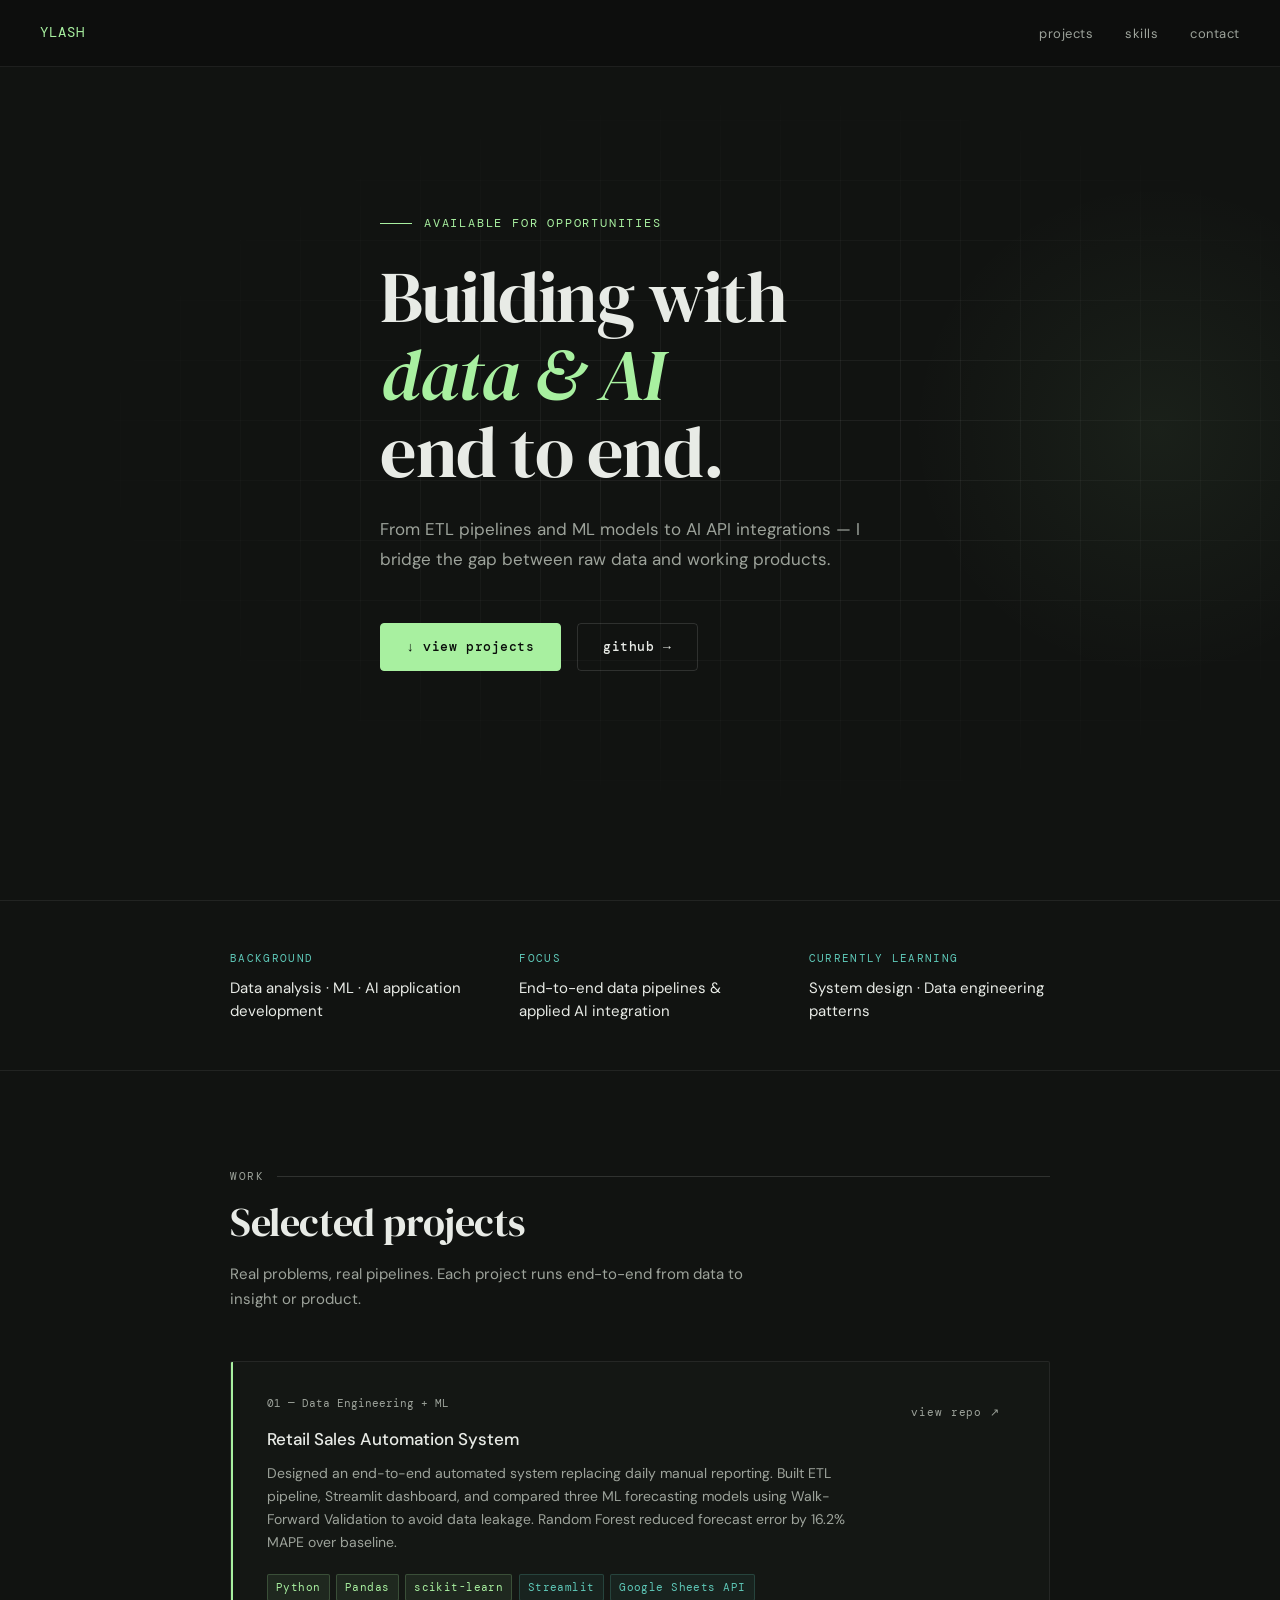
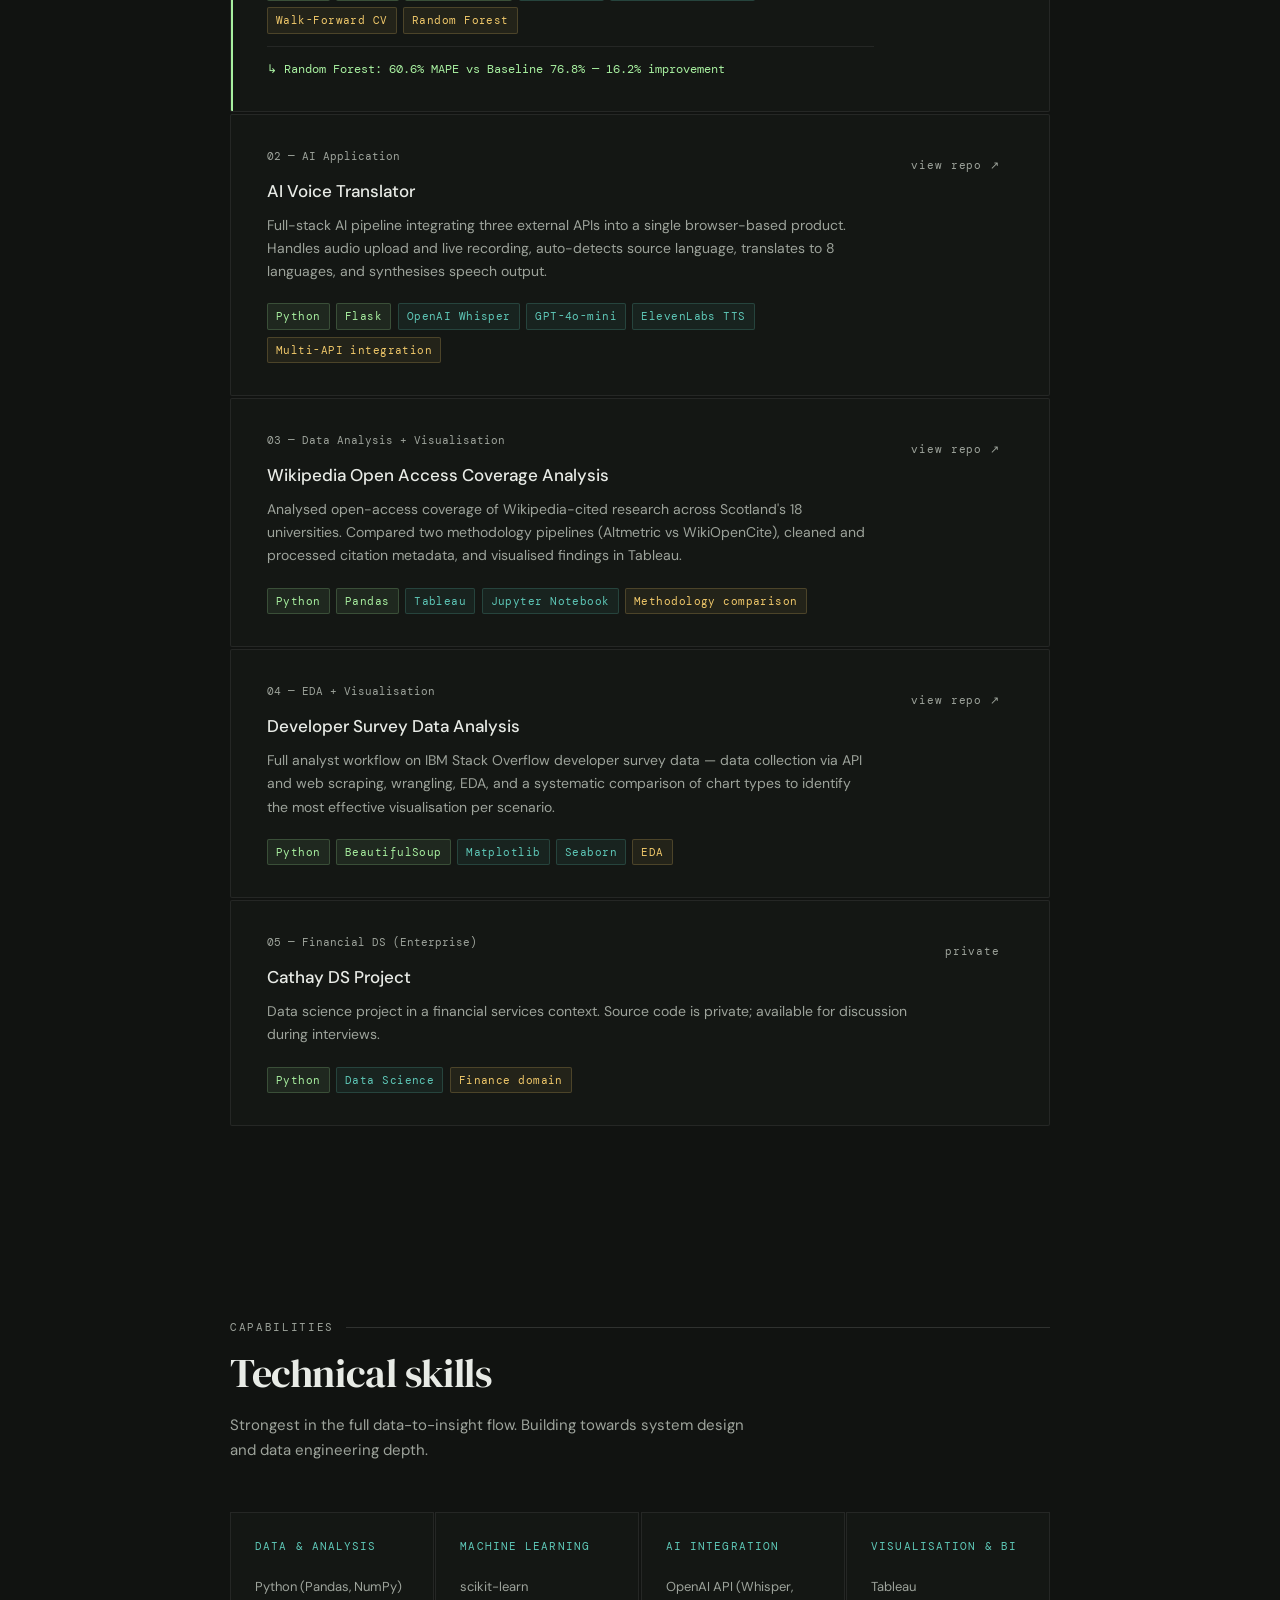
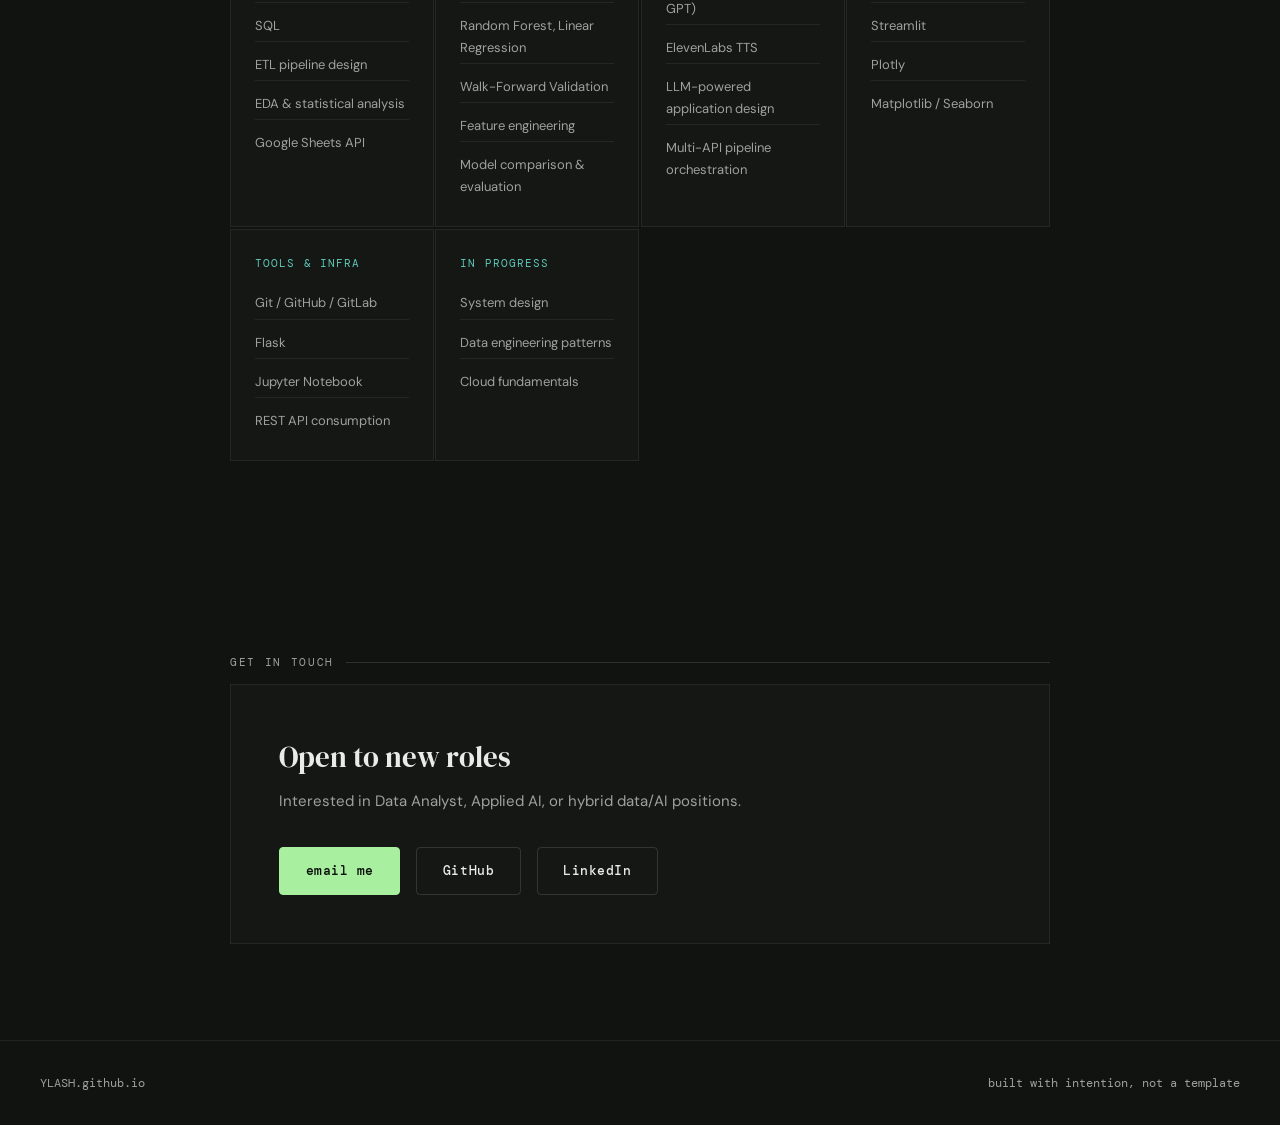
<file: index.html>
<!DOCTYPE html>
<html lang="en">
<head>
<meta charset="UTF-8">
<meta name="viewport" content="width=device-width, initial-scale=1.0">
<title>YLASH — AI & Data Portfolio</title>
<link rel="preconnect" href="https://fonts.googleapis.com">
<link href="https://fonts.googleapis.com/css2?family=DM+Serif+Display:ital@0;1&family=DM+Mono:wght@400;500&family=DM+Sans:wght@300;400;500&display=swap" rel="stylesheet">
<style>
  *, *::before, *::after { box-sizing: border-box; margin: 0; padding: 0; }

  :root {
    --bg: #111311;
    --bg2: #141714;
    --bg3: #1c201b;
    --line: rgba(255,255,255,0.07);
    --line2: rgba(255,255,255,0.13);
    --text: #e8ebe6;
    --muted:#9da39b;
    --accent: #a8f0a0;
    --accent2: #5ec8b8;
    --accent3: #f0c86a;
    --tag-bg: rgba(168,240,160,0.08);
    --tag-border: rgba(168,240,160,0.2);
  }

  html { scroll-behavior: smooth; }

  body {
    background: var(--bg);
    color: var(--text);
    font-family: 'DM Sans', sans-serif;
    font-weight:4400;
    line-height: 1.7;
    font-size: 16px;
    overflow-x: hidden;
  }

  /* --- NAV --- */
  nav {
    position: fixed; top: 0; left: 0; right: 0; z-index: 100;
    display: flex; align-items: center; justify-content: space-between;
    padding: 1.2rem 2.5rem;
    border-bottom: 0.5px solid var(--line);
    background: rgba(13,15,14,0.85);
    backdrop-filter: blur(12px);
  }
  .nav-logo {
    font-family: 'DM Mono', monospace;
    font-size: 14px;
    color: var(--accent);
    letter-spacing: 0.08em;
    text-decoration: none;
  }
  .nav-links { display: flex; gap: 2rem; list-style: none; }
  .nav-links a {
    font-size: 13px; color: var(--muted); text-decoration: none;
    letter-spacing: 0.04em; transition: color 0.2s;
  }
  .nav-links a:hover { color: var(--text); }

  /* --- SECTIONS --- */
  section { padding: 6rem 0; }
  .container { max-width: 900px; margin: 0 auto; padding: 0 2.5rem; }

  /* --- HERO --- */
  #hero {
    min-height: 100vh;
    display: flex; align-items: center;
    padding-top: 80px;
    position: relative;
    overflow: hidden;
  }
  .hero-grid-bg {
    position: absolute; inset: 0; z-index: 0;
    background-image:
      linear-gradient(var(--line) 1px, transparent 1px),
      linear-gradient(90deg, var(--line) 1px, transparent 1px);
    background-size: 60px 60px;
    mask-image: radial-gradient(ellipse 80% 60% at 60% 50%, black 0%, transparent 70%);
  }
  .hero-glow {
    position: absolute; top: 20%; right: -10%;
    width: 500px; height: 500px; border-radius: 50%;
    background: radial-gradient(circle, rgba(168,240,160,0.06) 0%, transparent 70%);
    pointer-events: none;
  }
  .hero-content { position: relative; z-index: 1; }
  .hero-eyebrow {
    font-family: 'DM Mono', monospace;
    font-size: 12px; color: var(--accent);
    letter-spacing: 0.15em; text-transform: uppercase;
    margin-bottom: 1.5rem;
    display: flex; align-items: center; gap: 0.75rem;
  }
  .hero-eyebrow::before {
    content: ''; display: block;
    width: 32px; height: 1px; background: var(--accent);
  }
  h1 {
    font-family: 'DM Serif Display', serif;
    font-size: clamp(2.8rem, 6vw, 4.5rem);
    line-height: 1.08;
    font-weight: 400;
    margin-bottom: 1.5rem;
    letter-spacing: -0.02em;
  }
  h1 em {
    font-style: italic; color: var(--accent);
  }
  .hero-sub {
    font-size: 17px; color: var(--muted);
    max-width: 520px; margin-bottom: 3rem;
    line-height: 1.75;
  }
  .hero-ctas { display: flex; gap: 1rem; flex-wrap: wrap; }
  .btn {
    display: inline-flex; align-items: center; gap: 0.5rem;
    padding: 0.75rem 1.6rem; border-radius: 4px;
    font-size: 13px; font-weight: 500; letter-spacing: 0.04em;
    text-decoration: none; transition: all 0.2s; cursor: pointer;
    font-family: 'DM Mono', monospace;
  }
  .btn-primary {
    background: var(--accent); color: #0a0e0a;
    border: 1px solid var(--accent);
  }
  .btn-primary:hover { background: #bff5b7; }
  .btn-ghost {
    background: transparent; color: var(--text);
    border: 0.5px solid var(--line2);
  }
  .btn-ghost:hover { border-color: var(--accent); color: var(--accent); }

  /* --- ABOUT STRIP --- */
  .about-strip {
    border-top: 0.5px solid var(--line);
    border-bottom: 0.5px solid var(--line);
    padding: 3rem 0;
  }
  .about-strip .container {
    display: grid; grid-template-columns: 1fr 1fr 1fr;
    gap: 3rem;
  }
  .about-item-label {
    font-family: 'DM Mono', monospace;
    font-size: 11px; color: var(--accent2);
    letter-spacing: 0.12em; text-transform: uppercase;
    margin-bottom: 0.6rem;
  }
  .about-item-val {
    font-size: 15px; color: var(--text);
    line-height: 1.5;
  }

  /* --- SECTION TITLES --- */
  .section-label {
    font-family: 'DM Mono', monospace;
    font-size: 11px; color: var(--muted);
    letter-spacing: 0.15em; text-transform: uppercase;
    margin-bottom: 0.75rem;
    display: flex; align-items: center; gap: 0.75rem;
  }
  .section-label::after {
    content: ''; flex: 1;
    height: 0.5px; background: var(--line2);
  }
  h2 {
    font-family: 'DM Serif Display', serif;
    font-size: clamp(1.8rem, 3.5vw, 2.5rem);
    font-weight: 400; line-height: 1.2;
    margin-bottom: 1rem;
    letter-spacing: -0.01em;
  }
  .section-intro {
    color: var(--muted); font-size: 15px; max-width: 520px;
    margin-bottom: 3rem;
  }

  /* --- PROJECTS --- */
  .project-grid { display: grid; gap: 1.5px; }
  .project-card {
    padding: 2.5rem 2.75rem;
    border-radius: 4px;
    background: var(--bg2);
    border: 0.5px solid var(--line);
    border-radius: 2px;
    padding: 2rem 2.25rem;
    display: grid;
    grid-template-columns: 1fr auto;
    gap: 1.5rem;
    transition: background 0.2s, border-color 0.2s;
    text-decoration: none; color: inherit;
    position: relative;
    overflow: hidden;
  }
  .project-card::before {
    content: ''; position: absolute;
    left: 0; top: 0; bottom: 0; width: 2px;
    background: transparent;
    transition: background 0.2s;
  }
  .project-card:hover { background: var(--bg3); border-color: var(--line2); }
  .project-card:hover::before { background: var(--accent); }
  .project-card.featured::before { background: var(--accent); }
  .project-number {
    font-family: 'DM Mono', monospace;
    font-size: 11px; color: var(--muted);
    margin-bottom: 0.75rem;
  }
  .project-title {
    font-size: 17px; font-weight: 500;
    margin-bottom: 0.5rem; color: var(--text);
  }
  .project-desc {
    font-size: 14px; color: var(--muted);
    line-height: 1.65; margin-bottom: 1.25rem;
  }
  .project-tags { display: flex; flex-wrap: wrap; gap: 0.4rem; }
  .tag {
    font-family: 'DM Mono', monospace;
    font-size: 11px; padding: 3px 8px; border-radius: 2px;
    background: var(--tag-bg); border: 0.5px solid var(--tag-border);
    color: var(--accent); letter-spacing: 0.04em;
  }
  .tag.blue {
    background: rgba(94,200,184,0.07);
    border-color: rgba(94,200,184,0.2);
    color: var(--accent2);
  }
  .tag.amber {
    background: rgba(240,200,106,0.07);
    border-color: rgba(240,200,106,0.2);
    color: var(--accent3);
  }
  .project-link {
    font-family: 'DM Mono', monospace;
    font-size: 11px; color: var(--muted);
    text-decoration: none; letter-spacing: 0.08em;
    display: flex; align-items: center; gap: 0.4rem;
    white-space: nowrap; align-self: start;
    padding: 0.5rem 0.75rem;
    border: 0.5px solid transparent;
    border-radius: 2px;
    transition: all 0.2s;
  }
  .project-link:hover {
    color: var(--accent); border-color: var(--tag-border);
    background: var(--tag-bg);
  }
  .project-highlight {
    font-family: 'DM Mono', monospace;
    font-size: 12px; color: var(--accent);
    margin-top: 0.75rem;
    padding-top: 0.75rem;
    border-top: 0.5px solid var(--line);
  }

  /* --- SKILLS --- */
  .skills-grid {
    display: grid;
    grid-template-columns: repeat(auto-fit, minmax(200px, 1fr));
    gap: 1.5px;
  }
  .skill-group {
    background: var(--bg2);
    border: 0.5px solid var(--line);
    padding: 1.5rem;
  }
  .skill-group-title {
    font-family: 'DM Mono', monospace;
    font-size: 11px; color: var(--accent2);
    letter-spacing: 0.1em; text-transform: uppercase;
    margin-bottom: 1rem;
  }
  .skill-list {
    list-style: none; display: flex; flex-wrap: wrap; gap: 0.5rem;
  }
  .skill-list li {
    font-size: 13px; color: var(--muted);
    padding: 4px 0;
    border-bottom: 0.5px solid var(--line);
    width: 100%;
  }
  .skill-list li:last-child { border-bottom: none; }

  /* --- CONTACT --- */
  .contact-block {
    background: var(--bg2);
    border: 0.5px solid var(--line);
    padding: 3rem;
    display: flex; align-items: center;
    justify-content: space-between;
    gap: 2rem; flex-wrap: wrap;
  }
  .contact-text h3 {
    font-family: 'DM Serif Display', serif;
    font-size: 1.8rem; font-weight: 400; margin-bottom: 0.5rem;
  }
  .contact-text p { color: var(--muted); font-size: 15px; }
  .contact-links { display: flex; gap: 1rem; }

  /* --- FOOTER --- */
  footer {
    border-top: 0.5px solid var(--line);
    padding: 2rem 2.5rem;
    display: flex; align-items: center; justify-content: space-between;
  }
  .footer-left {
    font-family: 'DM Mono', monospace;
    font-size: 12px; color: var(--muted);
  }
  .footer-right {
    font-family: 'DM Mono', monospace;
    font-size: 12px; color: var(--muted);
  }

  /* --- ANIMATIONS --- */
  @keyframes fadeUp {
    from { opacity: 0; transform: translateY(24px); }
    to { opacity: 1; transform: translateY(0); }
  }
  .fade-up { animation: fadeUp 0.7s ease forwards; }
  .fade-up-1 { animation-delay: 0.1s; opacity: 0; }
  .fade-up-2 { animation-delay: 0.25s; opacity: 0; }
  .fade-up-3 { animation-delay: 0.4s; opacity: 0; }
  .fade-up-4 { animation-delay: 0.55s; opacity: 0; }

  @media (max-width: 640px) {
    nav { padding: 1rem 1.5rem; }
    .nav-links { display: none; }
    .container { padding: 0 1.5rem; }
    .about-strip .container { grid-template-columns: 1fr; gap: 2rem; }
    .project-card { grid-template-columns: 1fr; }
    .contact-block { flex-direction: column; }
    footer { flex-direction: column; gap: 0.5rem; text-align: center; }
  }
</style>
</head>
<body>

<nav>
  <a class="nav-logo" href="#">YLASH</a>
  <ul class="nav-links">
    <li><a href="#projects">projects</a></li>
    <li><a href="#skills">skills</a></li>
    <li><a href="#contact">contact</a></li>
  </ul>
</nav>

<!-- HERO -->
<section id="hero">
  <div class="hero-grid-bg"></div>
  <div class="hero-glow"></div>
  <div class="container hero-content">
    <p class="hero-eyebrow fade-up fade-up-1">available for opportunities</p>
    <h1 class="fade-up fade-up-2">
      Building with<br><em>data & AI</em><br>end to end.
    </h1>
    <p class="hero-sub fade-up fade-up-3">
      From ETL pipelines and ML models to AI API integrations —
      I bridge the gap between raw data and working products.
    </p>
    <div class="hero-ctas fade-up fade-up-4">
      <a class="btn btn-primary" href="#projects">↓ view projects</a>
      <a class="btn btn-ghost" href="https://github.com/YLASH" target="_blank">github →</a>
    </div>
  </div>
</section>

<!-- ABOUT STRIP -->
<div class="about-strip">
  <div class="container">
    <div>
      <p class="about-item-label">background</p>
      <p class="about-item-val">Data analysis · ML · AI application development</p>
    </div>
    <div>
      <p class="about-item-label">focus</p>
      <p class="about-item-val">End-to-end data pipelines & applied AI integration</p>
    </div>
    <div>
      <p class="about-item-label">currently learning</p>
      <p class="about-item-val">System design · Data engineering patterns</p>
    </div>
  </div>
</div>

<!-- PROJECTS -->
<section id="projects">
  <div class="container">
    <p class="section-label">work</p>
    <h2>Selected projects</h2>
    <p class="section-intro">Real problems, real pipelines. Each project runs end-to-end from data to insight or product.</p>

    <div class="project-grid">

      <!-- Project 1: Retail -->
      <a class="project-card featured" href="https://github.com/YLASH/Retail-Sales-Automation-System" target="_blank">
        <div>
          <p class="project-number">01 — Data Engineering + ML</p>
          <p class="project-title">Retail Sales Automation System</p>
          <p class="project-desc">
            Designed an end-to-end automated system replacing daily manual reporting.
            Built ETL pipeline, Streamlit dashboard, and compared three ML forecasting models
            using Walk-Forward Validation to avoid data leakage. Random Forest reduced
            forecast error by 16.2% MAPE over baseline.
          </p>
          <div class="project-tags">
            <span class="tag">Python</span>
            <span class="tag">Pandas</span>
            <span class="tag">scikit-learn</span>
            <span class="tag blue">Streamlit</span>
            <span class="tag blue">Google Sheets API</span>
            <span class="tag amber">Walk-Forward CV</span>
            <span class="tag amber">Random Forest</span>
          </div>
          <p class="project-highlight">↳ Random Forest: 60.6% MAPE vs Baseline 76.8% — 16.2% improvement</p>
        </div>
        <span class="project-link">view repo ↗</span>
      </a>

      <!-- Project 2: AI Voice Translator -->
      <a class="project-card" href="https://github.com/YLASH/ai-voice-translator" target="_blank">
        <div>
          <p class="project-number">02 — AI Application</p>
          <p class="project-title">AI Voice Translator</p>
          <p class="project-desc">
            Full-stack AI pipeline integrating three external APIs into a single
            browser-based product. Handles audio upload and live recording, auto-detects
            source language, translates to 8 languages, and synthesises speech output.
          </p>
          <div class="project-tags">
            <span class="tag">Python</span>
            <span class="tag">Flask</span>
            <span class="tag blue">OpenAI Whisper</span>
            <span class="tag blue">GPT-4o-mini</span>
            <span class="tag blue">ElevenLabs TTS</span>
            <span class="tag amber">Multi-API integration</span>
          </div>
        </div>
        <span class="project-link">view repo ↗</span>
      </a>

      <!-- Project 3: WikiCited -->
      <a class="project-card" href="https://github.com/YLASH/WikiCited_Project" target="_blank">
        <div>
          <p class="project-number">03 — Data Analysis + Visualisation</p>
          <p class="project-title">Wikipedia Open Access Coverage Analysis</p>
          <p class="project-desc">
            Analysed open-access coverage of Wikipedia-cited research across Scotland's
            18 universities. Compared two methodology pipelines (Altmetric vs WikiOpenCite),
            cleaned and processed citation metadata, and visualised findings in Tableau.
          </p>
          <div class="project-tags">
            <span class="tag">Python</span>
            <span class="tag">Pandas</span>
            <span class="tag blue">Tableau</span>
            <span class="tag blue">Jupyter Notebook</span>
            <span class="tag amber">Methodology comparison</span>
          </div>
        </div>
        <span class="project-link">view repo ↗</span>
      </a>

      <!-- Project 4: Survey -->
      <a class="project-card" href="https://github.com/YLASH/Survey-Data-Analysis-Project" target="_blank">
        <div>
          <p class="project-number">04 — EDA + Visualisation</p>
          <p class="project-title">Developer Survey Data Analysis</p>
          <p class="project-desc">
            Full analyst workflow on IBM Stack Overflow developer survey data —
            data collection via API and web scraping, wrangling, EDA, and a systematic
            comparison of chart types to identify the most effective visualisation per scenario.
          </p>
          <div class="project-tags">
            <span class="tag">Python</span>
            <span class="tag">BeautifulSoup</span>
            <span class="tag blue">Matplotlib</span>
            <span class="tag blue">Seaborn</span>
            <span class="tag amber">EDA</span>
          </div>
        </div>
        <span class="project-link">view repo ↗</span>
      </a>

      <!-- Project 5: Cathay -->
      <div class="project-card" style="cursor: default;">
        <div>
          <p class="project-number">05 — Financial DS (Enterprise)</p>
          <p class="project-title">Cathay DS Project</p>
          <p class="project-desc">
            Data science project in a financial services context.
            Source code is private; available for discussion during interviews.
          </p>
          <div class="project-tags">
            <span class="tag">Python</span>
            <span class="tag blue">Data Science</span>
            <span class="tag amber">Finance domain</span>
          </div>
        </div>
        <span class="project-link" style="color: var(--muted); cursor: default;">private</span>
      </div>

    </div>
  </div>
</section>

<!-- SKILLS -->
<section id="skills">
  <div class="container">
    <p class="section-label">capabilities</p>
    <h2>Technical skills</h2>
    <p class="section-intro">Strongest in the full data-to-insight flow. Building towards system design and data engineering depth.</p>

    <div class="skills-grid">
      <div class="skill-group">
        <p class="skill-group-title">Data & Analysis</p>
        <ul class="skill-list">
          <li>Python (Pandas, NumPy)</li>
          <li>SQL</li>
          <li>ETL pipeline design</li>
          <li>EDA & statistical analysis</li>
          <li>Google Sheets API</li>
        </ul>
      </div>
      <div class="skill-group">
        <p class="skill-group-title">Machine Learning</p>
        <ul class="skill-list">
          <li>scikit-learn</li>
          <li>Random Forest, Linear Regression</li>
          <li>Walk-Forward Validation</li>
          <li>Feature engineering</li>
          <li>Model comparison & evaluation</li>
        </ul>
      </div>
      <div class="skill-group">
        <p class="skill-group-title">AI Integration</p>
        <ul class="skill-list">
          <li>OpenAI API (Whisper, GPT)</li>
          <li>ElevenLabs TTS</li>
          <li>LLM-powered application design</li>
          <li>Multi-API pipeline orchestration</li>
        </ul>
      </div>
      <div class="skill-group">
        <p class="skill-group-title">Visualisation & BI</p>
        <ul class="skill-list">
          <li>Tableau</li>
          <li>Streamlit</li>
          <li>Plotly</li>
          <li>Matplotlib / Seaborn</li>
        </ul>
      </div>
      <div class="skill-group">
        <p class="skill-group-title">Tools & Infra</p>
        <ul class="skill-list">
          <li>Git / GitHub / GitLab</li>
          <li>Flask</li>
          <li>Jupyter Notebook</li>
          <li>REST API consumption</li>
        </ul>
      </div>
      <div class="skill-group">
        <p class="skill-group-title">In progress</p>
        <ul class="skill-list">
          <li>System design</li>
          <li>Data engineering patterns</li>
          <li>Cloud fundamentals</li>
        </ul>
      </div>
    </div>
  </div>
</section>

<!-- CONTACT -->
<section id="contact">
  <div class="container">
    <p class="section-label">get in touch</p>
    <div class="contact-block">
      <div class="contact-text">
        <h3>Open to new roles</h3>
        <p>Interested in Data Analyst, Applied AI, or hybrid data/AI positions.</p>
      </div>
      <div class="contact-links">
        <a class="btn btn-primary" href="mailto:ylshiu2022ma@gmail.com">email me</a>
        <a class="btn btn-ghost" href="https://github.com/YLASH" target="_blank">GitHub</a>
        <a class="btn btn-ghost" href="https://www.linkedin.com/in/yilins-amhileen" target="_blank">LinkedIn</a>
      </div>
    </div>
  </div>
</section>

<footer>
  <span class="footer-left">YLASH.github.io</span>
  <span class="footer-right">built with intention, not a template</span>
</footer>

</body>
</html>
</file>
